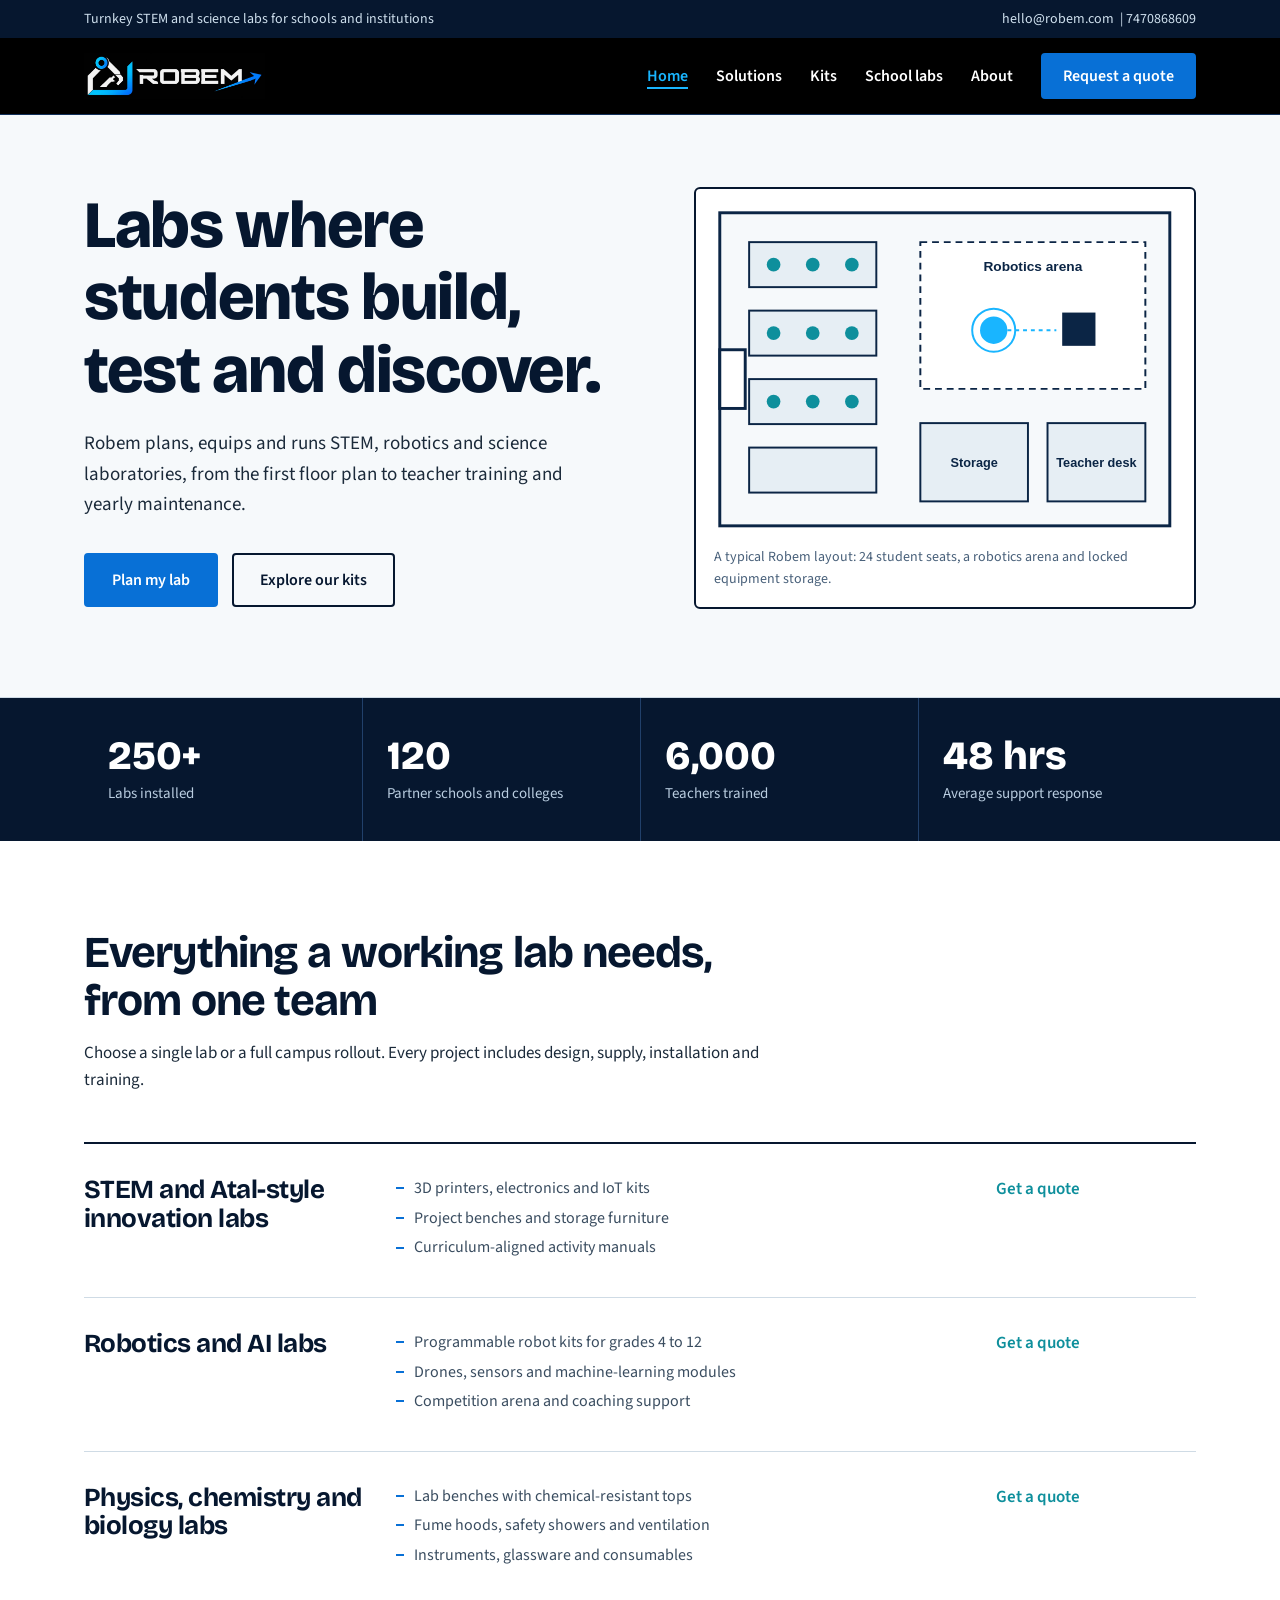
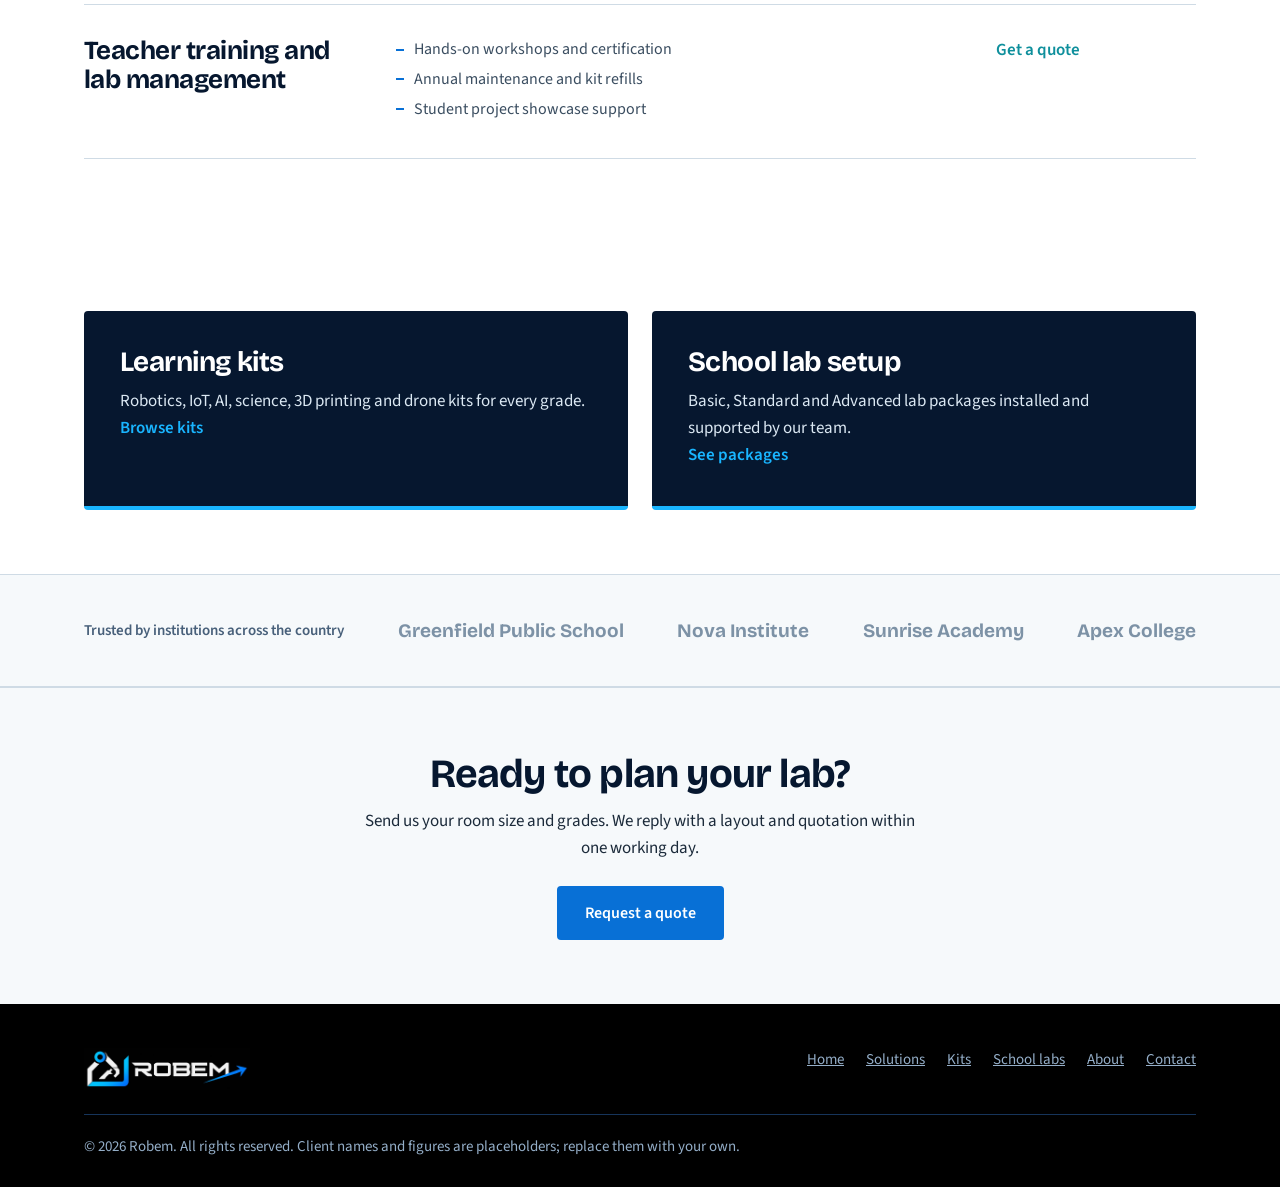
<file: index.html>
<!DOCTYPE html>
<html lang="en"><head><meta charset="UTF-8"><meta name="viewport" content="width=device-width, initial-scale=1">
<title>STEM Education and Laboratory Setup | Robem</title><meta name="description" content="Robem designs, equips and supports STEM, robotics and science laboratories for schools and institutions.">
<link rel="icon" href="logo.png">
<link rel="preconnect" href="https://fonts.googleapis.com"><link href="https://fonts.googleapis.com/css2?family=Bricolage+Grotesque:wght@500;700;800&family=Source+Sans+3:wght@400;600&display=swap" rel="stylesheet">
<link rel="stylesheet" href="style.css"></head><body>
<div class="topbar"><div class="wrap"><span>Turnkey STEM and science labs for schools and institutions</span><span>hello@robem.com &nbsp;|&nbsp;7470868609</span></div></div>
<header class="nav"><div class="wrap">
<a class="logo" href="index.html" aria-label="Robem home"><img src="logo.png" alt="Robem" style="height:46px;width:auto;display:block"></a>
<button class="menu-btn" aria-label="Open menu" onclick="document.getElementById('menu').classList.toggle('open')">&#9776;</button>
<nav aria-label="Main"><ul id="menu"><li><a href="index.html" class="on">Home</a></li><li><a href="solutions.html">Solutions</a></li><li><a href="kits.html">Kits</a></li><li><a href="school-labs.html">School labs</a></li><li><a href="about.html">About</a></li><li><a href="contact.html" class="btn" style="padding:10px 20px;color:#fff">Request a quote</a></li></ul></nav>
</div></header>
<main id="top"><section class="hero"><div class="wrap">
  <div>
    <h1>Labs where students build, test and discover.</h1>
    <p>Robem plans, equips and runs STEM, robotics and science laboratories, from the first floor plan to teacher training and yearly maintenance.</p>
    <div class="actions"><a class="btn" href="contact.html">Plan my lab</a><a class="btn ghost" href="kits.html">Explore our kits</a></div>
  </div>
  <figure class="plan">
    <svg viewBox="0 0 480 340" role="img" aria-label="Floor plan of a Robem STEM lab with workbenches, robotics arena and equipment storage">
      <rect x="10" y="10" width="460" height="320" fill="#F6F9FB" stroke="#0B2545" stroke-width="3"/>
      <rect x="10" y="150" width="26" height="60" fill="#fff" stroke="#0B2545" stroke-width="3"/>
      <g fill="#E6EEF4" stroke="#0B2545" stroke-width="2">
        <rect x="40" y="40" width="130" height="46"/><rect x="40" y="110" width="130" height="46"/><rect x="40" y="180" width="130" height="46"/>
        <rect x="40" y="250" width="130" height="46"/>
      </g>
      <g fill="#0E8F9C"><circle cx="65" cy="63" r="7"/><circle cx="105" cy="63" r="7"/><circle cx="145" cy="63" r="7"/><circle cx="65" cy="133" r="7"/><circle cx="105" cy="133" r="7"/><circle cx="145" cy="133" r="7"/><circle cx="65" cy="203" r="7"/><circle cx="105" cy="203" r="7"/><circle cx="145" cy="203" r="7"/></g>
      <rect x="215" y="40" width="230" height="150" fill="#fff" stroke="#0B2545" stroke-width="2" stroke-dasharray="7 5"/>
      <text x="330" y="70" text-anchor="middle" font-family="Arial" font-size="14" font-weight="700" fill="#0B2545">Robotics arena</text>
      <circle cx="290" cy="130" r="14" fill="#19B5FF"/><rect x="360" y="112" width="34" height="34" fill="#0B2545"/>
      <path d="M304 130h50" stroke="#19B5FF" stroke-width="2" stroke-dasharray="4 4"/>
      <circle class="blink" cx="290" cy="130" r="22" fill="none" stroke="#19B5FF" stroke-width="2"/>
      <rect x="215" y="225" width="110" height="80" fill="#E6EEF4" stroke="#0B2545" stroke-width="2"/>
      <text x="270" y="270" text-anchor="middle" font-family="Arial" font-size="13" font-weight="700" fill="#0B2545">Storage</text>
      <rect x="345" y="225" width="100" height="80" fill="#E6EEF4" stroke="#0B2545" stroke-width="2"/>
      <text x="395" y="270" text-anchor="middle" font-family="Arial" font-size="13" font-weight="700" fill="#0B2545">Teacher desk</text>
    </svg>
    <figcaption>A typical Robem layout: 24 student seats, a robotics arena and locked equipment storage.</figcaption>
  </figure>
</div></section><section class="stats" aria-label="Robem in numbers"><div class="wrap">
  <div class="stat"><b>250+</b><span>Labs installed</span></div>
  <div class="stat"><b>120</b><span>Partner schools and colleges</span></div>
  <div class="stat"><b>6,000</b><span>Teachers trained</span></div>
  <div class="stat"><b>48 hrs</b><span>Average support response</span></div>
</div></section><section id="solutions"><div class="wrap">
  <div class="head"><h2>Everything a working lab needs, from one team</h2><p>Choose a single lab or a full campus rollout. Every project includes design, supply, installation and training.</p></div>
  <div class="rows">
    <div class="row"><h3>STEM and Atal-style innovation labs</h3><ul><li>3D printers, electronics and IoT kits</li><li>Project benches and storage furniture</li><li>Curriculum-aligned activity manuals</li></ul><a href="contact.html">Get a quote</a></div>
    <div class="row"><h3>Robotics and AI labs</h3><ul><li>Programmable robot kits for grades 4 to 12</li><li>Drones, sensors and machine-learning modules</li><li>Competition arena and coaching support</li></ul><a href="contact.html">Get a quote</a></div>
    <div class="row"><h3>Physics, chemistry and biology labs</h3><ul><li>Lab benches with chemical-resistant tops</li><li>Fume hoods, safety showers and ventilation</li><li>Instruments, glassware and consumables</li></ul><a href="contact.html">Get a quote</a></div>
    <div class="row"><h3>Teacher training and lab management</h3><ul><li>Hands-on workshops and certification</li><li>Annual maintenance and kit refills</li><li>Student project showcase support</li></ul><a href="contact.html">Get a quote</a></div>
  </div>
</div></section><section style="padding:64px 0"><div class="wrap"><div class="two-up"><a href="kits.html"><h3>Learning kits</h3><p>Robotics, IoT, AI, science, 3D printing and drone kits for every grade.</p><span>Browse kits</span></a><a href="school-labs.html"><h3>School lab setup</h3><p>Basic, Standard and Advanced lab packages installed and supported by our team.</p><span>See packages</span></a></div></div></section><section class="partners" aria-label="Clients"><div class="wrap">
  <small>Trusted by institutions across the country</small>
  <span>Greenfield Public School</span><span>Nova Institute</span><span>Sunrise Academy</span><span>Apex College</span>
</div></section><section class="cta"><div class="wrap"><h2>Ready to plan your lab?</h2><p>Send us your room size and grades. We reply with a layout and quotation within one working day.</p><a class="btn" href="contact.html">Request a quote</a></div></section></main>
<footer><div class="wrap"><a class="logo" href="index.html"><img src="logo.png" alt="Robem" style="height:42px;width:auto"></a>
<ul><li><a href="index.html">Home</a></li><li><a href="solutions.html">Solutions</a></li><li><a href="kits.html">Kits</a></li><li><a href="school-labs.html">School labs</a></li><li><a href="about.html">About</a></li><li><a href="contact.html">Contact</a></li></ul>
<p class="copy">&copy; 2026 Robem. All rights reserved. Client names and figures are placeholders; replace them with your own.</p></div></footer>
</body></html>
</file>
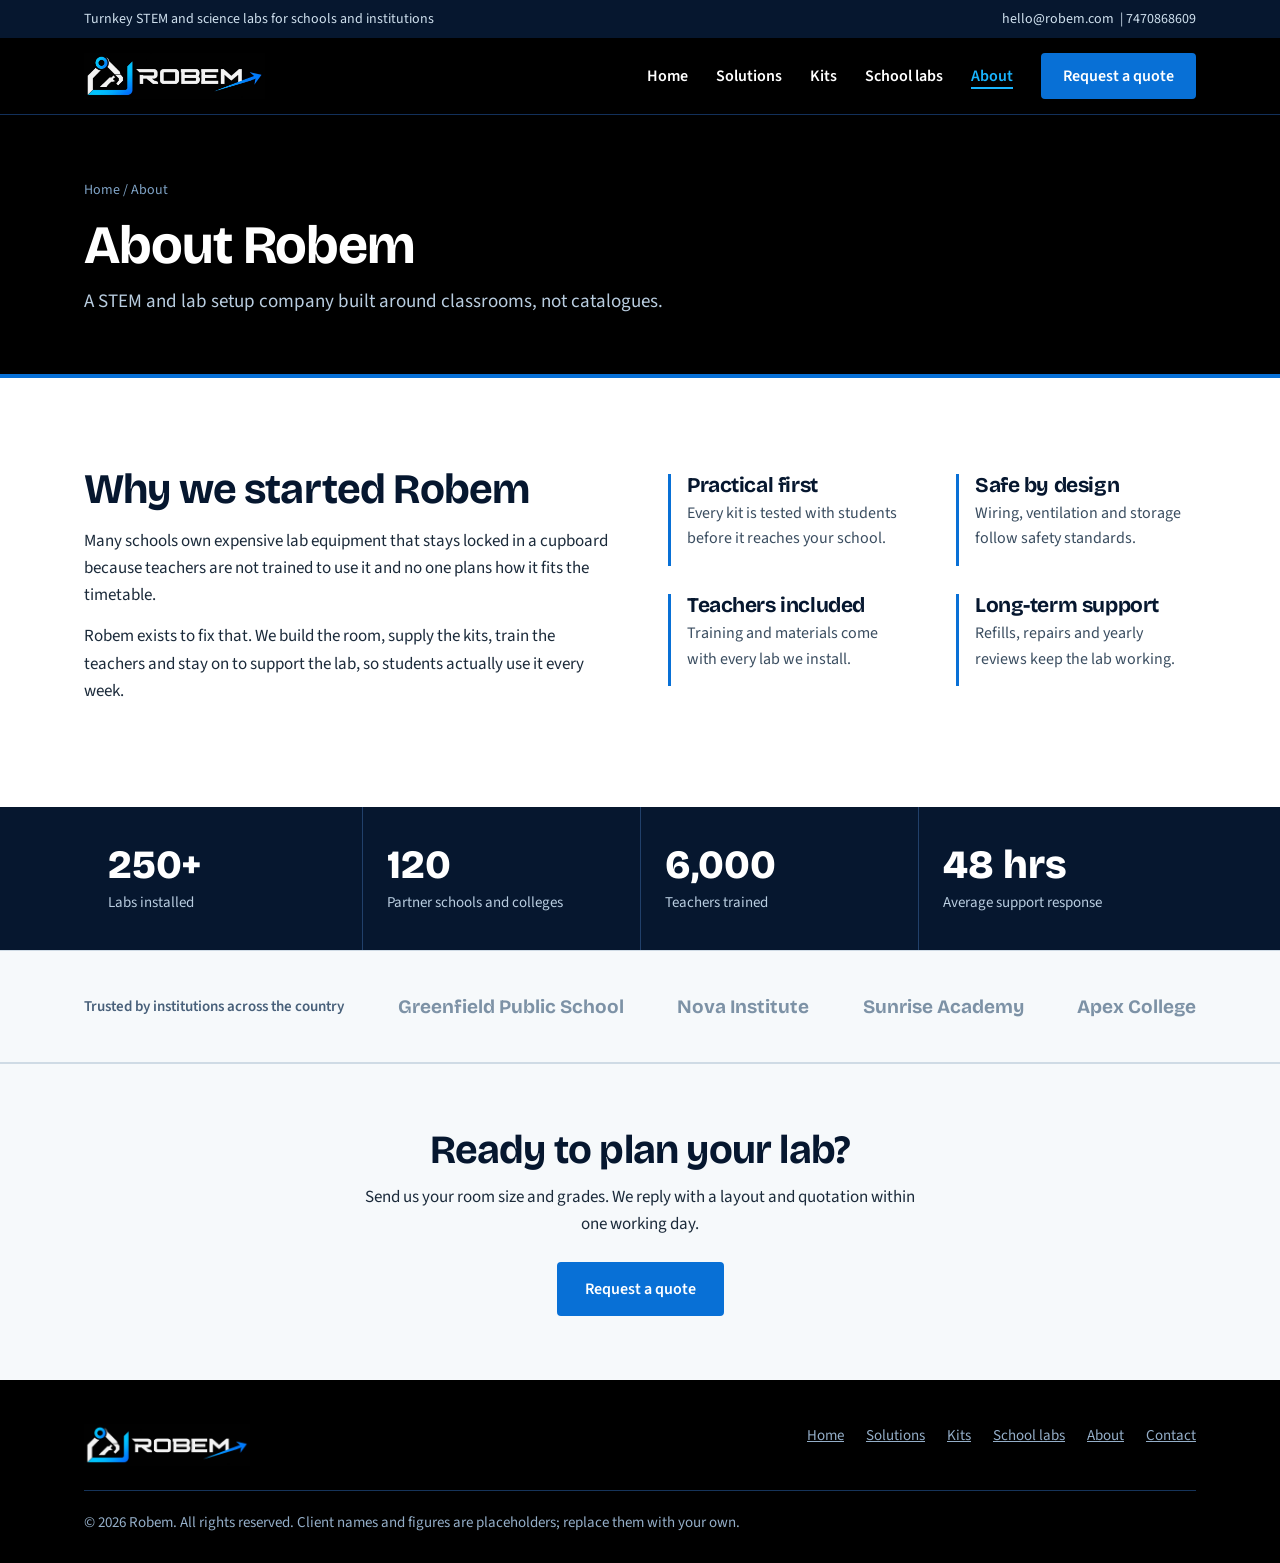
<file: about.html>
<!DOCTYPE html>
<html lang="en"><head><meta charset="UTF-8"><meta name="viewport" content="width=device-width, initial-scale=1">
<title>About | Robem</title><meta name="description" content="About Robem, a STEM education and laboratory setup company.">
<link rel="icon" href="logo.png">
<link rel="preconnect" href="https://fonts.googleapis.com"><link href="https://fonts.googleapis.com/css2?family=Bricolage+Grotesque:wght@500;700;800&family=Source+Sans+3:wght@400;600&display=swap" rel="stylesheet">
<link rel="stylesheet" href="style.css"></head><body>
<div class="topbar"><div class="wrap"><span>Turnkey STEM and science labs for schools and institutions</span><span>hello@robem.com &nbsp;|&nbsp;7470868609</span></div></div>
<header class="nav"><div class="wrap">
<a class="logo" href="index.html" aria-label="Robem home"><img src="logo.png" alt="Robem" style="height:46px;width:auto;display:block"></a>
<button class="menu-btn" aria-label="Open menu" onclick="document.getElementById('menu').classList.toggle('open')">&#9776;</button>
<nav aria-label="Main"><ul id="menu"><li><a href="index.html">Home</a></li><li><a href="solutions.html">Solutions</a></li><li><a href="kits.html">Kits</a></li><li><a href="school-labs.html">School labs</a></li><li><a href="about.html" class="on">About</a></li><li><a href="contact.html" class="btn" style="padding:10px 20px;color:#fff">Request a quote</a></li></ul></nav>
</div></header>
<main id="top"><section class="banner"><div class="wrap"><div class="crumb"><a href="index.html">Home</a> / About</div><h1>About Robem</h1><p>A STEM and lab setup company built around classrooms, not catalogues.</p></div></section><section><div class="wrap split"><div><h2>Why we started Robem</h2><p>Many schools own expensive lab equipment that stays locked in a cupboard because teachers are not trained to use it and no one plans how it fits the timetable.</p><p>Robem exists to fix that. We build the room, supply the kits, train the teachers and stay on to support the lab, so students actually use it every week.</p></div>
<div class="vals"><div><h3>Practical first</h3><p>Every kit is tested with students before it reaches your school.</p></div><div><h3>Safe by design</h3><p>Wiring, ventilation and storage follow safety standards.</p></div><div><h3>Teachers included</h3><p>Training and materials come with every lab we install.</p></div><div><h3>Long-term support</h3><p>Refills, repairs and yearly reviews keep the lab working.</p></div></div></div></section><section class="stats" aria-label="Robem in numbers"><div class="wrap">
  <div class="stat"><b>250+</b><span>Labs installed</span></div>
  <div class="stat"><b>120</b><span>Partner schools and colleges</span></div>
  <div class="stat"><b>6,000</b><span>Teachers trained</span></div>
  <div class="stat"><b>48 hrs</b><span>Average support response</span></div>
</div></section><section class="partners" aria-label="Clients"><div class="wrap">
  <small>Trusted by institutions across the country</small>
  <span>Greenfield Public School</span><span>Nova Institute</span><span>Sunrise Academy</span><span>Apex College</span>
</div></section><section class="cta"><div class="wrap"><h2>Ready to plan your lab?</h2><p>Send us your room size and grades. We reply with a layout and quotation within one working day.</p><a class="btn" href="contact.html">Request a quote</a></div></section></main>
<footer><div class="wrap"><a class="logo" href="index.html"><img src="logo.png" alt="Robem" style="height:42px;width:auto"></a>
<ul><li><a href="index.html">Home</a></li><li><a href="solutions.html">Solutions</a></li><li><a href="kits.html">Kits</a></li><li><a href="school-labs.html">School labs</a></li><li><a href="about.html">About</a></li><li><a href="contact.html">Contact</a></li></ul>
<p class="copy">&copy; 2026 Robem. All rights reserved. Client names and figures are placeholders; replace them with your own.</p></div></footer>
</body></html>
</file>
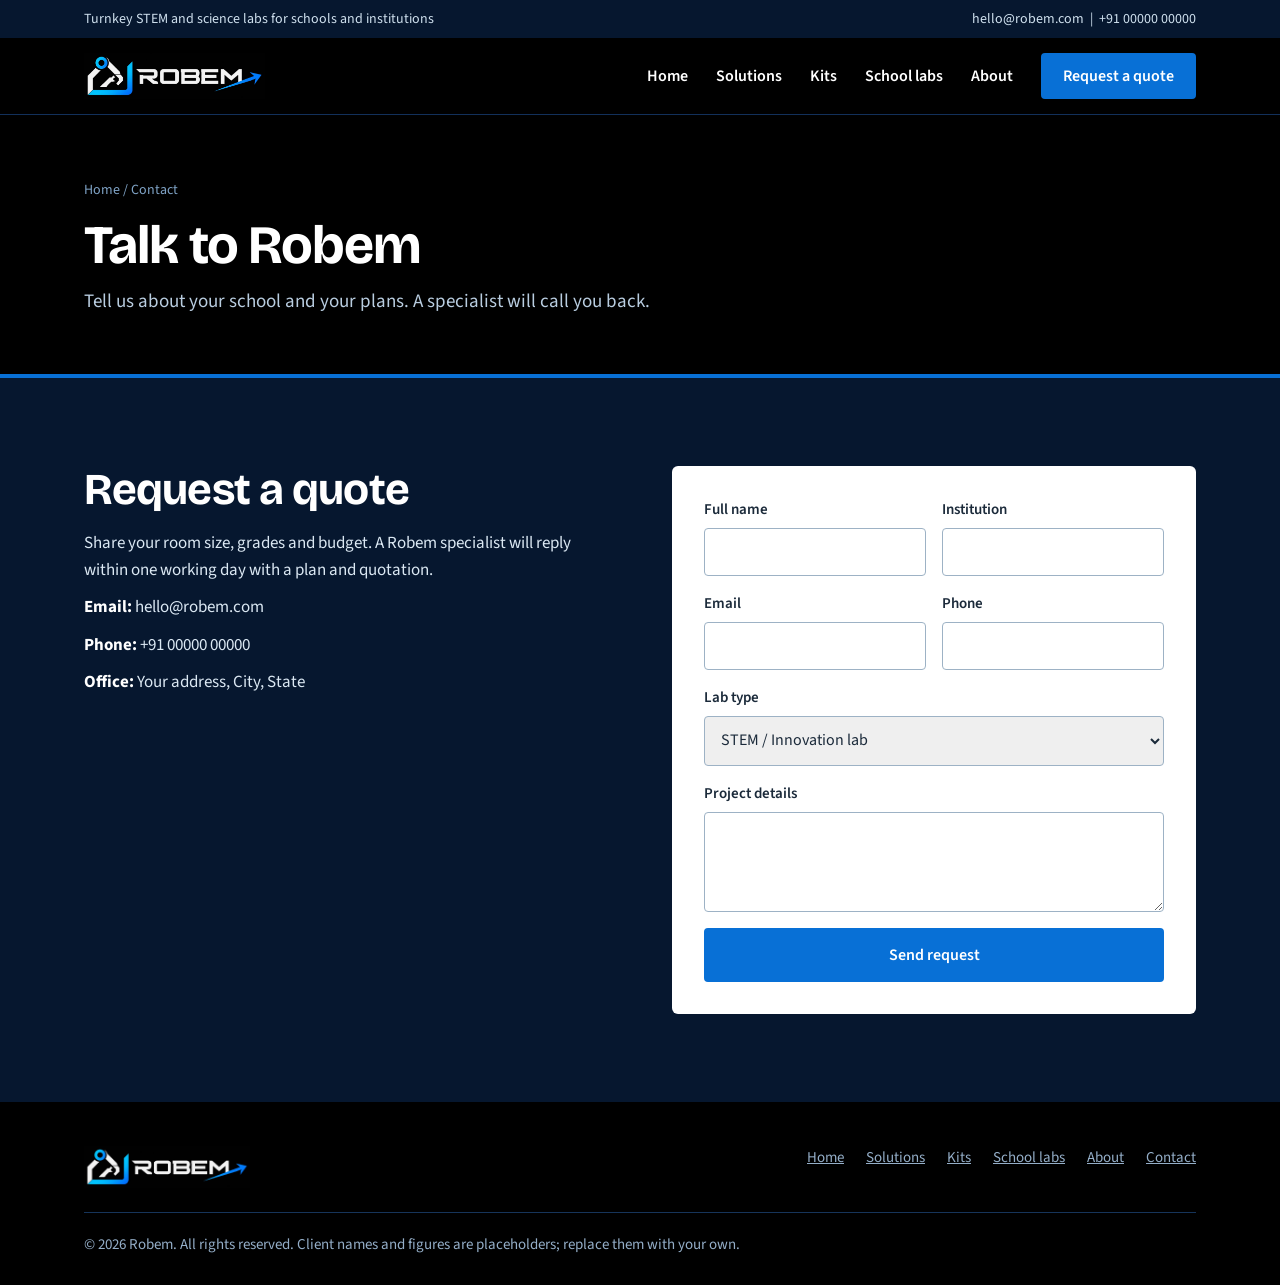
<file: contact.html>
<!DOCTYPE html>
<html lang="en"><head><meta charset="UTF-8"><meta name="viewport" content="width=device-width, initial-scale=1">
<title>Contact | Robem</title><meta name="description" content="Contact Robem to plan your STEM or science lab.">
<link rel="icon" href="logo.png">
<link rel="preconnect" href="https://fonts.googleapis.com"><link href="https://fonts.googleapis.com/css2?family=Bricolage+Grotesque:wght@500;700;800&family=Source+Sans+3:wght@400;600&display=swap" rel="stylesheet">
<link rel="stylesheet" href="style.css"></head><body>
<div class="topbar"><div class="wrap"><span>Turnkey STEM and science labs for schools and institutions</span><span>hello@robem.com &nbsp;|&nbsp; +91 00000 00000</span></div></div>
<header class="nav"><div class="wrap">
<a class="logo" href="index.html" aria-label="Robem home"><img src="logo.png" alt="Robem" style="height:46px;width:auto;display:block"></a>
<button class="menu-btn" aria-label="Open menu" onclick="document.getElementById('menu').classList.toggle('open')">&#9776;</button>
<nav aria-label="Main"><ul id="menu"><li><a href="index.html">Home</a></li><li><a href="solutions.html">Solutions</a></li><li><a href="kits.html">Kits</a></li><li><a href="school-labs.html">School labs</a></li><li><a href="about.html">About</a></li><li><a href="contact.html" class="btn" style="padding:10px 20px;color:#fff;box-shadow:none">Request a quote</a></li></ul></nav>
</div></header>
<main id="top"><section class="banner"><div class="wrap"><div class="crumb"><a href="index.html">Home</a> / Contact</div><h1>Talk to Robem</h1><p>Tell us about your school and your plans. A specialist will call you back.</p></div></section><section id="contact" class="contact"><div class="wrap split">
  <div class="info">
    <h2>Request a quote</h2>
    <p>Share your room size, grades and budget. A Robem specialist will reply within one working day with a plan and quotation.</p>
    <p><b>Email:</b> hello@robem.com</p>
    <p><b>Phone:</b> +91 00000 00000</p>
    <p><b>Office:</b> Your address, City, State</p>
  </div>
  <form onsubmit="event.preventDefault();this.reset();document.getElementById('ok').style.display='block'">
    <div class="two">
      <label>Full name<input required name="name" autocomplete="name"></label>
      <label>Institution<input required name="org" autocomplete="organization"></label>
    </div>
    <div class="two">
      <label>Email<input required type="email" name="email" autocomplete="email"></label>
      <label>Phone<input type="tel" name="phone" autocomplete="tel"></label>
    </div>
    <label>Lab type
      <select name="type"><option>STEM / Innovation lab</option><option>Robotics and AI lab</option><option>Science lab (Physics, Chemistry, Biology)</option><option>Learning kits only</option><option>Full school lab setup</option><option>Teacher training</option></select>
    </label>
    <label>Project details<textarea name="msg"></textarea></label>
    <button class="btn" type="submit">Send request</button>
    <p id="ok" role="status">Thank you. We have received your request and will reply within one working day.</p>
  </form>
</div></section></main>
<footer><div class="wrap"><a class="logo" href="index.html"><img src="logo.png" alt="Robem" style="height:42px;width:auto"></a>
<ul><li><a href="index.html">Home</a></li><li><a href="solutions.html">Solutions</a></li><li><a href="kits.html">Kits</a></li><li><a href="school-labs.html">School labs</a></li><li><a href="about.html">About</a></li><li><a href="contact.html">Contact</a></li></ul>
<p class="copy">&copy; 2026 Robem. All rights reserved. Client names and figures are placeholders; replace them with your own.</p></div></footer>
</body></html>
</file>
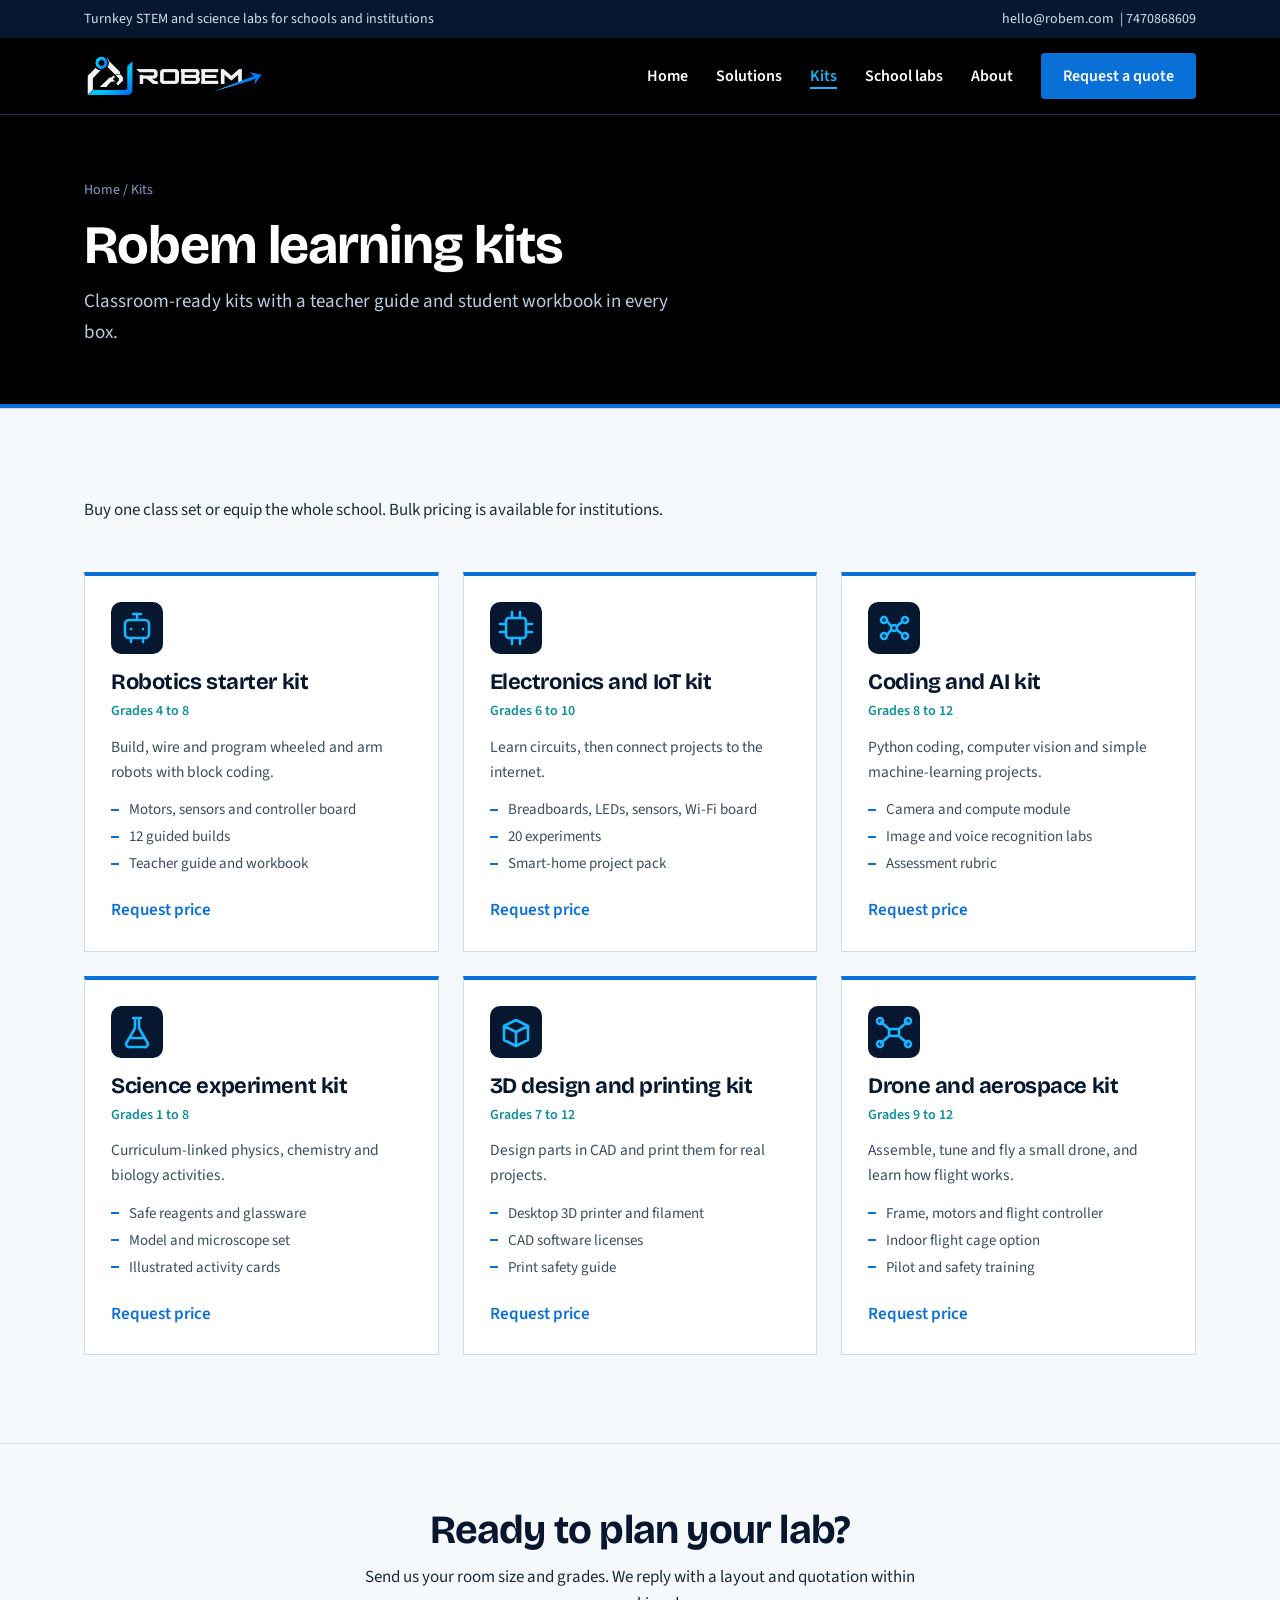
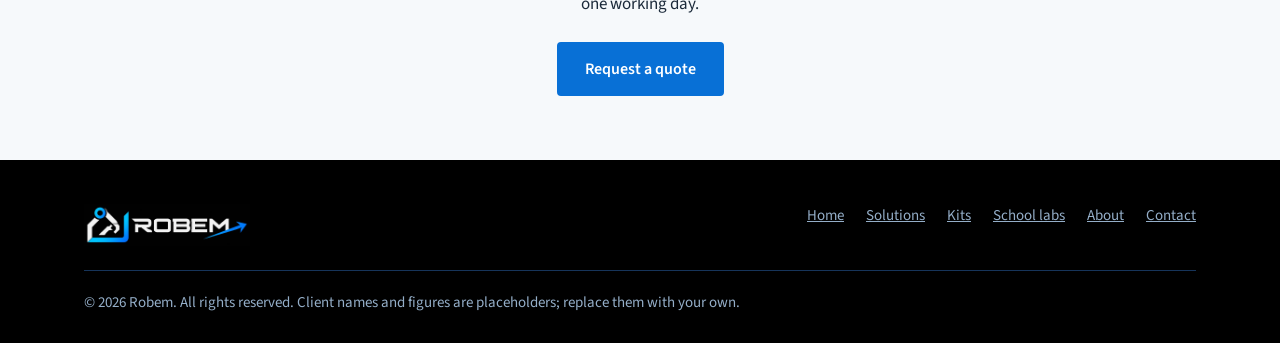
<file: kits.html>
<!DOCTYPE html>
<html lang="en"><head><meta charset="UTF-8"><meta name="viewport" content="width=device-width, initial-scale=1">
<title>Learning kits | Robem</title><meta name="description" content="Robotics, electronics, AI, science, 3D printing and drone kits for schools.">
<link rel="icon" href="logo.png">
<link rel="preconnect" href="https://fonts.googleapis.com"><link href="https://fonts.googleapis.com/css2?family=Bricolage+Grotesque:wght@500;700;800&family=Source+Sans+3:wght@400;600&display=swap" rel="stylesheet">
<link rel="stylesheet" href="style.css"></head><body>
<div class="topbar"><div class="wrap"><span>Turnkey STEM and science labs for schools and institutions</span><span>hello@robem.com &nbsp;|&nbsp;7470868609</span></div></div>
<header class="nav"><div class="wrap">
<a class="logo" href="index.html" aria-label="Robem home"><img src="logo.png" alt="Robem" style="height:46px;width:auto;display:block"></a>
<button class="menu-btn" aria-label="Open menu" onclick="document.getElementById('menu').classList.toggle('open')">&#9776;</button>
<nav aria-label="Main"><ul id="menu"><li><a href="index.html">Home</a></li><li><a href="solutions.html">Solutions</a></li><li><a href="kits.html" class="on">Kits</a></li><li><a href="school-labs.html">School labs</a></li><li><a href="about.html">About</a></li><li><a href="contact.html" class="btn" style="padding:10px 20px;color:#fff">Request a quote</a></li></ul></nav>
</div></header>
<main id="top"><section class="banner"><div class="wrap"><div class="crumb"><a href="index.html">Home</a> / Kits</div><h1>Robem learning kits</h1><p>Classroom-ready kits with a teacher guide and student workbook in every box.</p></div></section><section id="kits" class="kits"><div class="wrap">
  <div class="head"><p>Buy one class set or equip the whole school. Bulk pricing is available for institutions.</p></div>
  <div class="kitgrid"><div class="kit"><svg class="ico" viewBox="0 0 52 52" aria-hidden="true"><rect width="52" height="52" rx="10" fill="#06172F"/><g fill="none" stroke="#19B5FF" stroke-width="2.6" stroke-linecap="round" stroke-linejoin="round"><rect x="14" y="18" width="24" height="18" rx="4"/><path d="M26 18v-6M22 12h8M20 27h.1M32 27h.1M20 36v4M32 36v4"/></g></svg><h3>Robotics starter kit</h3><div class="tag">Grades 4 to 8</div><p>Build, wire and program wheeled and arm robots with block coding.</p><ul><li>Motors, sensors and controller board</li><li>12 guided builds</li><li>Teacher guide and workbook</li></ul><a href="contact.html">Request price</a></div><div class="kit"><svg class="ico" viewBox="0 0 52 52" aria-hidden="true"><rect width="52" height="52" rx="10" fill="#06172F"/><g fill="none" stroke="#19B5FF" stroke-width="2.6" stroke-linecap="round" stroke-linejoin="round"><rect x="16" y="16" width="20" height="20" rx="3"/><path d="M22 10v6M30 10v6M22 36v6M30 36v6M10 22h6M10 30h6M36 22h6M36 30h6"/></g></svg><h3>Electronics and IoT kit</h3><div class="tag">Grades 6 to 10</div><p>Learn circuits, then connect projects to the internet.</p><ul><li>Breadboards, LEDs, sensors, Wi-Fi board</li><li>20 experiments</li><li>Smart-home project pack</li></ul><a href="contact.html">Request price</a></div><div class="kit"><svg class="ico" viewBox="0 0 52 52" aria-hidden="true"><rect width="52" height="52" rx="10" fill="#06172F"/><g fill="none" stroke="#19B5FF" stroke-width="2.6" stroke-linecap="round" stroke-linejoin="round"><circle cx="16" cy="18" r="3"/><circle cx="16" cy="34" r="3"/><circle cx="26" cy="26" r="3"/><circle cx="37" cy="18" r="3"/><circle cx="37" cy="34" r="3"/><path d="M19 19l4 5M19 33l4-5M29 24l5-4M29 28l5 4"/></g></svg><h3>Coding and AI kit</h3><div class="tag">Grades 8 to 12</div><p>Python coding, computer vision and simple machine-learning projects.</p><ul><li>Camera and compute module</li><li>Image and voice recognition labs</li><li>Assessment rubric</li></ul><a href="contact.html">Request price</a></div><div class="kit"><svg class="ico" viewBox="0 0 52 52" aria-hidden="true"><rect width="52" height="52" rx="10" fill="#06172F"/><g fill="none" stroke="#19B5FF" stroke-width="2.6" stroke-linecap="round" stroke-linejoin="round"><path d="M22 12h8M24 12v10l-8 14a3 3 0 0 0 3 5h14a3 3 0 0 0 3-5l-8-14V12"/><path d="M20 32h12"/></g></svg><h3>Science experiment kit</h3><div class="tag">Grades 1 to 8</div><p>Curriculum-linked physics, chemistry and biology activities.</p><ul><li>Safe reagents and glassware</li><li>Model and microscope set</li><li>Illustrated activity cards</li></ul><a href="contact.html">Request price</a></div><div class="kit"><svg class="ico" viewBox="0 0 52 52" aria-hidden="true"><rect width="52" height="52" rx="10" fill="#06172F"/><g fill="none" stroke="#19B5FF" stroke-width="2.6" stroke-linecap="round" stroke-linejoin="round"><path d="M14 20l12-6 12 6v14l-12 6-12-6zM14 20l12 6 12-6M26 26v14"/></g></svg><h3>3D design and printing kit</h3><div class="tag">Grades 7 to 12</div><p>Design parts in CAD and print them for real projects.</p><ul><li>Desktop 3D printer and filament</li><li>CAD software licenses</li><li>Print safety guide</li></ul><a href="contact.html">Request price</a></div><div class="kit"><svg class="ico" viewBox="0 0 52 52" aria-hidden="true"><rect width="52" height="52" rx="10" fill="#06172F"/><g fill="none" stroke="#19B5FF" stroke-width="2.6" stroke-linecap="round" stroke-linejoin="round"><rect x="21" y="23" width="10" height="7" rx="2"/><path d="M21 23l-8-7M31 23l8-7M21 30l-8 7M31 30l8 7"/><circle cx="12" cy="15" r="3"/><circle cx="40" cy="15" r="3"/><circle cx="12" cy="38" r="3"/><circle cx="40" cy="38" r="3"/></g></svg><h3>Drone and aerospace kit</h3><div class="tag">Grades 9 to 12</div><p>Assemble, tune and fly a small drone, and learn how flight works.</p><ul><li>Frame, motors and flight controller</li><li>Indoor flight cage option</li><li>Pilot and safety training</li></ul><a href="contact.html">Request price</a></div></div>
</div></section><section class="cta"><div class="wrap"><h2>Ready to plan your lab?</h2><p>Send us your room size and grades. We reply with a layout and quotation within one working day.</p><a class="btn" href="contact.html">Request a quote</a></div></section></main>
<footer><div class="wrap"><a class="logo" href="index.html"><img src="logo.png" alt="Robem" style="height:42px;width:auto"></a>
<ul><li><a href="index.html">Home</a></li><li><a href="solutions.html">Solutions</a></li><li><a href="kits.html">Kits</a></li><li><a href="school-labs.html">School labs</a></li><li><a href="about.html">About</a></li><li><a href="contact.html">Contact</a></li></ul>
<p class="copy">&copy; 2026 Robem. All rights reserved. Client names and figures are placeholders; replace them with your own.</p></div></footer>
</body></html>
</file>
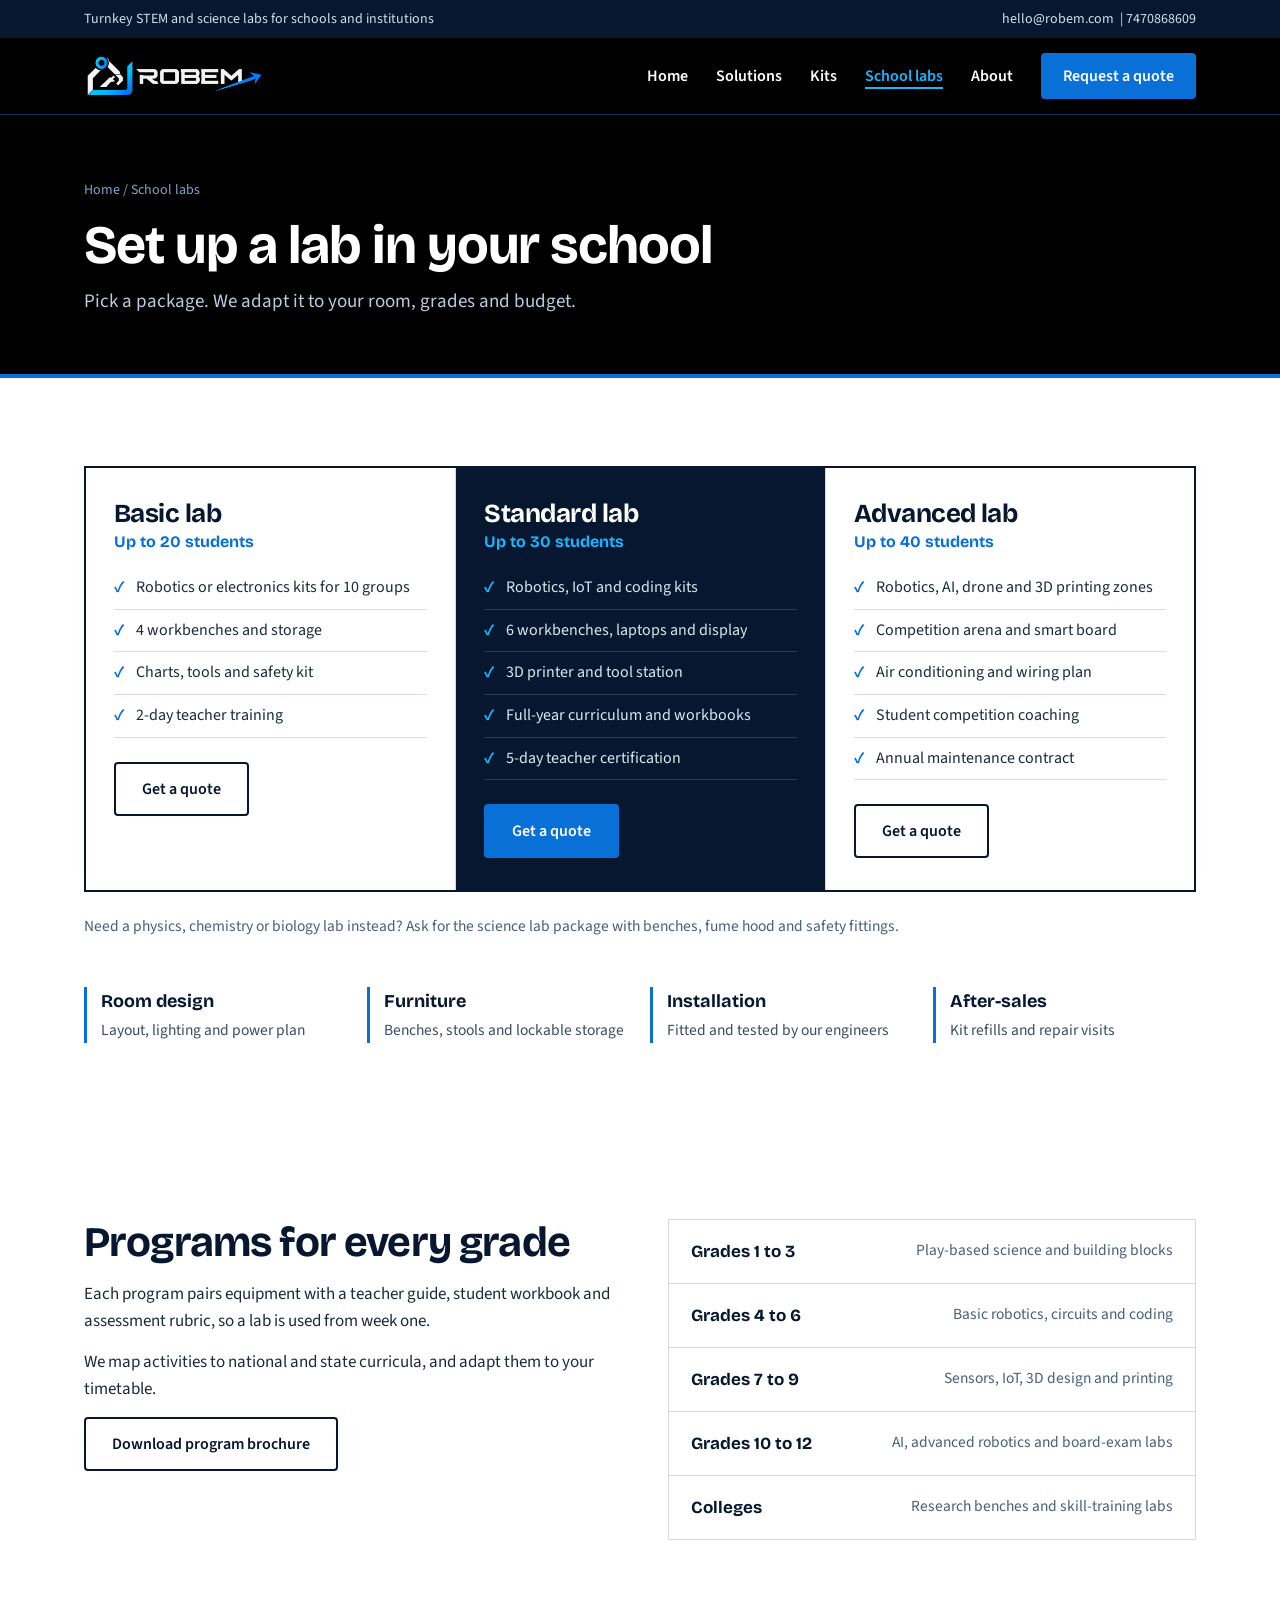
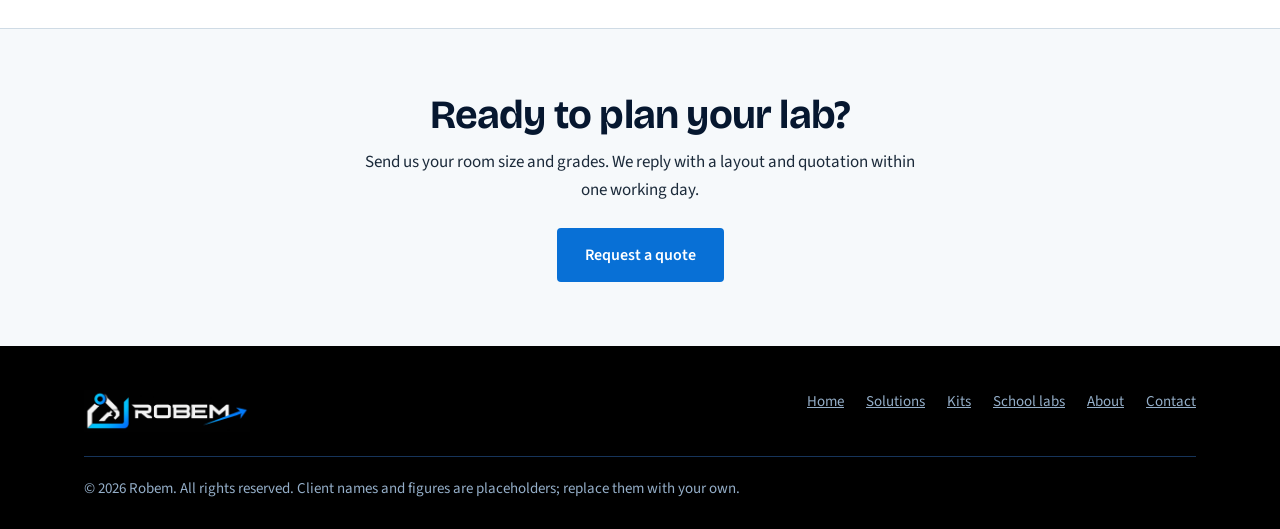
<file: school-labs.html>
<!DOCTYPE html>
<html lang="en"><head><meta charset="UTF-8"><meta name="viewport" content="width=device-width, initial-scale=1">
<title>School lab setup | Robem</title><meta name="description" content="Set up a STEM or science lab in your school with Robem lab packages.">
<link rel="icon" href="logo.png">
<link rel="preconnect" href="https://fonts.googleapis.com"><link href="https://fonts.googleapis.com/css2?family=Bricolage+Grotesque:wght@500;700;800&family=Source+Sans+3:wght@400;600&display=swap" rel="stylesheet">
<link rel="stylesheet" href="style.css"></head><body>
<div class="topbar"><div class="wrap"><span>Turnkey STEM and science labs for schools and institutions</span><span>hello@robem.com &nbsp;|&nbsp;7470868609</span></div></div>
<header class="nav"><div class="wrap">
<a class="logo" href="index.html" aria-label="Robem home"><img src="logo.png" alt="Robem" style="height:46px;width:auto;display:block"></a>
<button class="menu-btn" aria-label="Open menu" onclick="document.getElementById('menu').classList.toggle('open')">&#9776;</button>
<nav aria-label="Main"><ul id="menu"><li><a href="index.html">Home</a></li><li><a href="solutions.html">Solutions</a></li><li><a href="kits.html">Kits</a></li><li><a href="school-labs.html" class="on">School labs</a></li><li><a href="about.html">About</a></li><li><a href="contact.html" class="btn" style="padding:10px 20px;color:#fff">Request a quote</a></li></ul></nav>
</div></header>
<main id="top"><section class="banner"><div class="wrap"><div class="crumb"><a href="index.html">Home</a> / School labs</div><h1>Set up a lab in your school</h1><p>Pick a package. We adapt it to your room, grades and budget.</p></div></section><section id="school-labs"><div class="wrap">
  
  <div class="pk">
    <div class="pkg"><h3>Basic lab</h3><div class="price">Up to 20 students</div><ul><li>Robotics or electronics kits for 10 groups</li><li>4 workbenches and storage</li><li>Charts, tools and safety kit</li><li>2-day teacher training</li></ul><a class="btn ghost" href="contact.html">Get a quote</a></div>
    <div class="pkg best"><h3>Standard lab</h3><div class="price">Up to 30 students</div><ul><li>Robotics, IoT and coding kits</li><li>6 workbenches, laptops and display</li><li>3D printer and tool station</li><li>Full-year curriculum and workbooks</li><li>5-day teacher certification</li></ul><a class="btn" href="contact.html">Get a quote</a></div>
    <div class="pkg"><h3>Advanced lab</h3><div class="price">Up to 40 students</div><ul><li>Robotics, AI, drone and 3D printing zones</li><li>Competition arena and smart board</li><li>Air conditioning and wiring plan</li><li>Student competition coaching</li><li>Annual maintenance contract</li></ul><a class="btn ghost" href="contact.html">Get a quote</a></div>
  </div>
  <p class="note">Need a physics, chemistry or biology lab instead? Ask for the science lab package with benches, fume hood and safety fittings.</p>
  <div class="inc">
    <div><b>Room design</b>Layout, lighting and power plan</div>
    <div><b>Furniture</b>Benches, stools and lockable storage</div>
    <div><b>Installation</b>Fitted and tested by our engineers</div>
    <div><b>After-sales</b>Kit refills and repair visits</div>
  </div>
</div></section><section id="programs"><div class="wrap split">
  <div>
    <h2>Programs for every grade</h2>
    <p>Each program pairs equipment with a teacher guide, student workbook and assessment rubric, so a lab is used from week one.</p>
    <p>We map activities to national and state curricula, and adapt them to your timetable.</p>
    <p><a class="btn ghost" href="contact.html">Download program brochure</a></p>
  </div>
  <div class="grades">
    <div class="grade"><b>Grades 1 to 3</b><span>Play-based science and building blocks</span></div>
    <div class="grade"><b>Grades 4 to 6</b><span>Basic robotics, circuits and coding</span></div>
    <div class="grade"><b>Grades 7 to 9</b><span>Sensors, IoT, 3D design and printing</span></div>
    <div class="grade"><b>Grades 10 to 12</b><span>AI, advanced robotics and board-exam labs</span></div>
    <div class="grade"><b>Colleges</b><span>Research benches and skill-training labs</span></div>
  </div>
</div></section><section class="cta"><div class="wrap"><h2>Ready to plan your lab?</h2><p>Send us your room size and grades. We reply with a layout and quotation within one working day.</p><a class="btn" href="contact.html">Request a quote</a></div></section></main>
<footer><div class="wrap"><a class="logo" href="index.html"><img src="logo.png" alt="Robem" style="height:42px;width:auto"></a>
<ul><li><a href="index.html">Home</a></li><li><a href="solutions.html">Solutions</a></li><li><a href="kits.html">Kits</a></li><li><a href="school-labs.html">School labs</a></li><li><a href="about.html">About</a></li><li><a href="contact.html">Contact</a></li></ul>
<p class="copy">&copy; 2026 Robem. All rights reserved. Client names and figures are placeholders; replace them with your own.</p></div></footer>
</body></html>
</file>
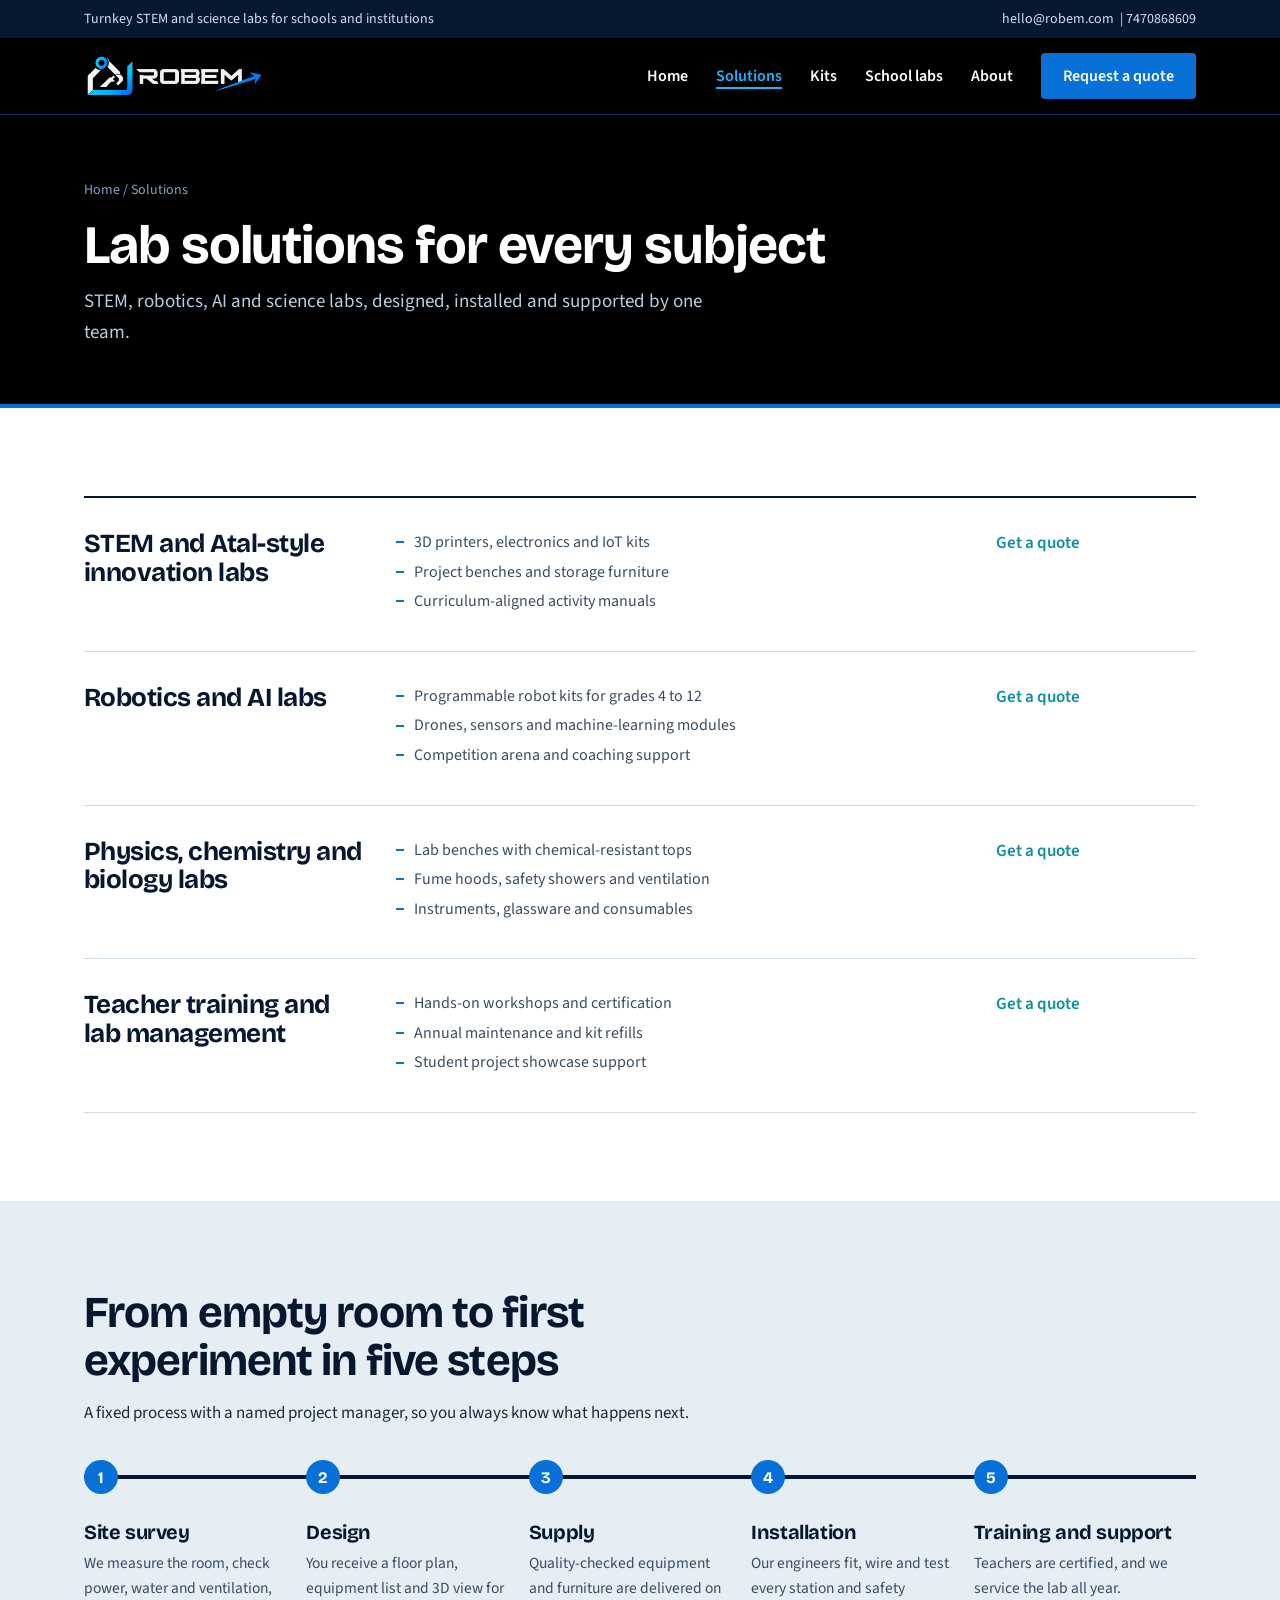
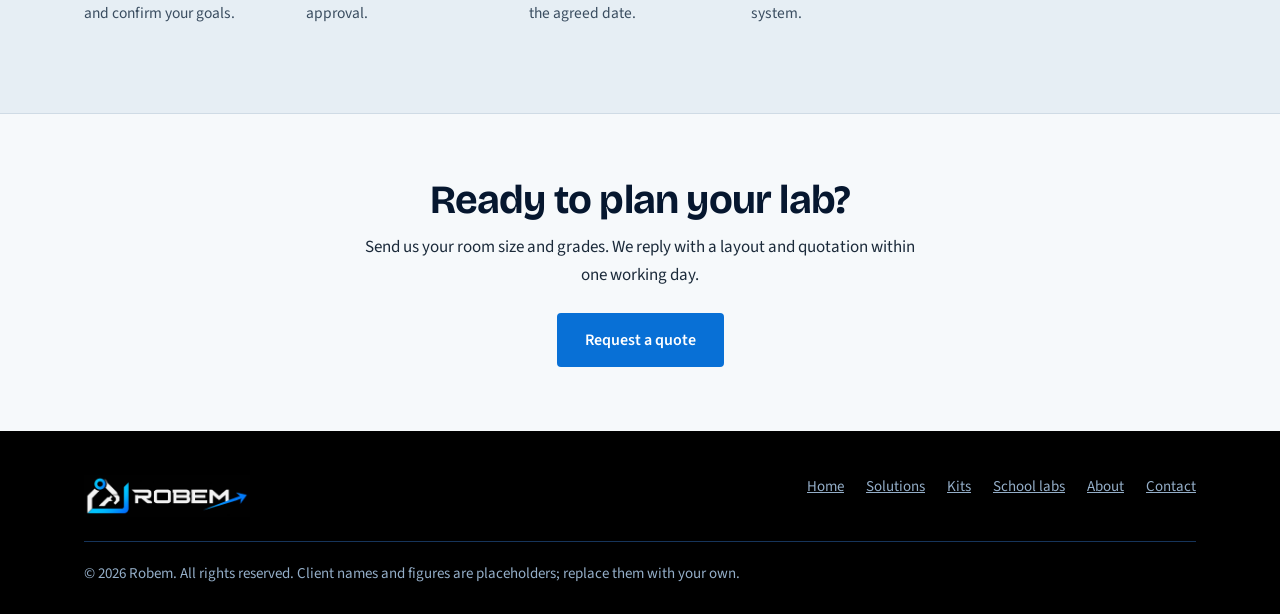
<file: solutions.html>
<!DOCTYPE html>
<html lang="en"><head><meta charset="UTF-8"><meta name="viewport" content="width=device-width, initial-scale=1">
<title>Solutions | Robem</title><meta name="description" content="STEM, robotics, AI and science lab solutions from Robem.">
<link rel="icon" href="logo.png">
<link rel="preconnect" href="https://fonts.googleapis.com"><link href="https://fonts.googleapis.com/css2?family=Bricolage+Grotesque:wght@500;700;800&family=Source+Sans+3:wght@400;600&display=swap" rel="stylesheet">
<link rel="stylesheet" href="style.css"></head><body>
<div class="topbar"><div class="wrap"><span>Turnkey STEM and science labs for schools and institutions</span><span>hello@robem.com &nbsp;|&nbsp;7470868609</span></div></div>
<header class="nav"><div class="wrap">
<a class="logo" href="index.html" aria-label="Robem home"><img src="logo.png" alt="Robem" style="height:46px;width:auto;display:block"></a>
<button class="menu-btn" aria-label="Open menu" onclick="document.getElementById('menu').classList.toggle('open')">&#9776;</button>
<nav aria-label="Main"><ul id="menu"><li><a href="index.html">Home</a></li><li><a href="solutions.html" class="on">Solutions</a></li><li><a href="kits.html">Kits</a></li><li><a href="school-labs.html">School labs</a></li><li><a href="about.html">About</a></li><li><a href="contact.html" class="btn" style="padding:10px 20px;color:#fff">Request a quote</a></li></ul></nav>
</div></header>
<main id="top"><section class="banner"><div class="wrap"><div class="crumb"><a href="index.html">Home</a> / Solutions</div><h1>Lab solutions for every subject</h1><p>STEM, robotics, AI and science labs, designed, installed and supported by one team.</p></div></section><section id="solutions"><div class="wrap">
  
  <div class="rows">
    <div class="row"><h3>STEM and Atal-style innovation labs</h3><ul><li>3D printers, electronics and IoT kits</li><li>Project benches and storage furniture</li><li>Curriculum-aligned activity manuals</li></ul><a href="contact.html">Get a quote</a></div>
    <div class="row"><h3>Robotics and AI labs</h3><ul><li>Programmable robot kits for grades 4 to 12</li><li>Drones, sensors and machine-learning modules</li><li>Competition arena and coaching support</li></ul><a href="contact.html">Get a quote</a></div>
    <div class="row"><h3>Physics, chemistry and biology labs</h3><ul><li>Lab benches with chemical-resistant tops</li><li>Fume hoods, safety showers and ventilation</li><li>Instruments, glassware and consumables</li></ul><a href="contact.html">Get a quote</a></div>
    <div class="row"><h3>Teacher training and lab management</h3><ul><li>Hands-on workshops and certification</li><li>Annual maintenance and kit refills</li><li>Student project showcase support</li></ul><a href="contact.html">Get a quote</a></div>
  </div>
</div></section><section id="process" class="process"><div class="wrap">
  <div class="head"><h2>From empty room to first experiment in five steps</h2><p>A fixed process with a named project manager, so you always know what happens next.</p></div>
  <div class="steps">
    <div class="step"><h3>Site survey</h3><p>We measure the room, check power, water and ventilation, and confirm your goals.</p></div>
    <div class="step"><h3>Design</h3><p>You receive a floor plan, equipment list and 3D view for approval.</p></div>
    <div class="step"><h3>Supply</h3><p>Quality-checked equipment and furniture are delivered on the agreed date.</p></div>
    <div class="step"><h3>Installation</h3><p>Our engineers fit, wire and test every station and safety system.</p></div>
    <div class="step"><h3>Training and support</h3><p>Teachers are certified, and we service the lab all year.</p></div>
  </div>
</div></section><section class="cta"><div class="wrap"><h2>Ready to plan your lab?</h2><p>Send us your room size and grades. We reply with a layout and quotation within one working day.</p><a class="btn" href="contact.html">Request a quote</a></div></section></main>
<footer><div class="wrap"><a class="logo" href="index.html"><img src="logo.png" alt="Robem" style="height:42px;width:auto"></a>
<ul><li><a href="index.html">Home</a></li><li><a href="solutions.html">Solutions</a></li><li><a href="kits.html">Kits</a></li><li><a href="school-labs.html">School labs</a></li><li><a href="about.html">About</a></li><li><a href="contact.html">Contact</a></li></ul>
<p class="copy">&copy; 2026 Robem. All rights reserved. Client names and figures are placeholders; replace them with your own.</p></div></footer>
</body></html>
</file>
<file: style.css>
:root{
  --navy:#06172F; --ink:#1B2A3A; --paper:#F6F9FB; --mist:#E6EEF4; --line:#CFDBE5;
  --teal:#0E8F9C; --orange:#0870D6; --white:#fff;
  --head:'Bricolage Grotesque','Segoe UI',Arial,sans-serif;
  --body:'Source Sans 3','Segoe UI',Arial,sans-serif;
}
*{box-sizing:border-box;margin:0;padding:0}
html{scroll-behavior:smooth}
body{font-family:var(--body);color:var(--ink);background:var(--white);line-height:1.6;font-size:17px}
h1,h2,h3{font-family:var(--head);color:var(--navy);line-height:1.1;letter-spacing:-.02em}
a{color:inherit}
:focus-visible{outline:3px solid var(--orange);outline-offset:3px}
.wrap{max-width:1160px;margin:0 auto;padding:0 24px}
section{padding:88px 0}
.btn{display:inline-block;padding:14px 26px;border-radius:4px;font-weight:600;text-decoration:none;border:2px solid var(--orange);background:var(--orange);color:#fff;cursor:pointer;font:600 16px var(--body);transition:background .2s}
.btn:hover{background:#065bb0;border-color:#065bb0}
.btn.ghost{background:transparent;color:var(--navy);border-color:var(--navy)}
.btn.ghost:hover{background:var(--navy);color:#fff}

/* header */
.topbar{background:var(--navy);color:#cfe0ee;font-size:14px}
.topbar .wrap{display:flex;justify-content:space-between;gap:16px;padding-top:8px;padding-bottom:8px;flex-wrap:wrap}
header.nav{position:sticky;top:0;background:#000;border-bottom:1px solid #12305a;z-index:10}
header.nav nav a{color:#fff}header.nav nav a:hover{color:#19B5FF}
.menu-btn{color:#fff!important}
header.nav .wrap{display:flex;align-items:center;justify-content:space-between;height:76px}
.logo{display:flex;align-items:center;gap:10px;text-decoration:none;font:800 26px var(--head);color:var(--navy);letter-spacing:-.03em}
.logo svg{width:38px;height:38px}
nav ul{display:flex;gap:28px;list-style:none;align-items:center}
nav a{text-decoration:none;font-weight:600;font-size:16px}
nav a:hover{color:var(--teal)}
.menu-btn{display:none;background:none;border:0;font-size:28px;color:var(--navy);cursor:pointer}

/* hero */
.hero{background:var(--paper);padding:72px 0 88px;border-bottom:1px solid var(--line)}
.hero .wrap{display:grid;grid-template-columns:1.05fr .95fr;gap:56px;align-items:center}
.hero h1{font-size:clamp(38px,5.4vw,66px);font-weight:800;margin-bottom:22px}
.hero p{font-size:19px;max-width:520px;margin-bottom:32px}
.hero .actions{display:flex;gap:14px;flex-wrap:wrap}
.plan{background:var(--white);border:2px solid var(--navy);border-radius:6px;padding:14px}
.plan figcaption{font-size:14px;padding:10px 4px 2px;color:#48607a}
.plan svg{width:100%;height:auto;display:block}
.blink{animation:pulse 2.4s ease-in-out infinite}
@keyframes pulse{50%{opacity:.25}}

/* stats */
.stats{padding:0;background:var(--navy);color:#fff}
.stats .wrap{display:grid;grid-template-columns:repeat(4,1fr)}
.stat{padding:34px 24px;border-left:1px solid #21406a}
.stat:first-child{border-left:0}
.stat b{display:block;font:800 40px var(--head);color:#fff}
.stat span{font-size:15px;color:#b9cde0}

/* solutions */
.head{max-width:680px;margin-bottom:48px}
.head h2{font-size:clamp(30px,4vw,44px);margin-bottom:14px}
.rows{border-top:2px solid var(--navy)}
.row{display:grid;grid-template-columns:280px 1fr 200px;gap:32px;padding:32px 0;border-bottom:1px solid var(--line);align-items:start}
.row h3{font-size:26px}
.row ul{list-style:none;color:#3a4d60;font-size:16px}
.row li{padding-left:18px;position:relative;margin-bottom:4px}
.row li::before{content:"";position:absolute;left:0;top:.7em;width:8px;height:2px;background:var(--orange)}
.row a{font-weight:600;color:var(--teal);text-decoration:none}
.row a:hover{text-decoration:underline}

/* process */
.process{background:var(--mist)}
.steps{display:grid;grid-template-columns:repeat(5,1fr);gap:0;counter-reset:s;border-top:4px solid var(--navy)}
.step{padding:28px 20px 0 0;position:relative}
.step::before{counter-increment:s;content:counter(s);position:absolute;top:-19px;left:0;width:34px;height:34px;border-radius:50%;background:var(--orange);color:#fff;font:700 16px var(--head);display:grid;place-items:center}
.step h3{font-size:20px;margin:14px 0 8px}
.step p{font-size:15.5px;color:#3a4d60}

/* audiences */
.split{display:grid;grid-template-columns:1fr 1fr;gap:56px;align-items:start}
.grades{display:grid;gap:0;border:1px solid var(--line)}
.grade{display:flex;justify-content:space-between;gap:16px;padding:18px 22px;border-bottom:1px solid var(--line)}
.grade:last-child{border-bottom:0}
.grade b{font-family:var(--head);color:var(--navy)}
.grade span{color:#48607a;text-align:right;font-size:15.5px}
.split h2{font-size:clamp(30px,4vw,42px);margin-bottom:16px}
.split p{margin-bottom:14px}

/* partners */
.partners{padding:44px 0;border-top:1px solid var(--line);border-bottom:1px solid var(--line);background:var(--paper)}
.partners .wrap{display:flex;flex-wrap:wrap;gap:12px 44px;justify-content:space-between;align-items:center;font:700 19px var(--head);color:#7d92a6}
.partners small{font:600 15px var(--body);color:#48607a}

/* contact */
.contact{background:var(--navy);color:#dbe8f3}
.contact h2{color:#fff;font-size:clamp(30px,4vw,44px);margin-bottom:16px}
.contact .split{gap:64px}
.info p{margin-bottom:10px}
.info b{color:#fff}
form{background:#fff;color:var(--ink);padding:32px;border-radius:6px;display:grid;gap:16px}
label{font-weight:600;font-size:15px;display:grid;gap:6px}
input,select,textarea{font:400 16px var(--body);padding:12px;border:1px solid #9db2c5;border-radius:4px;width:100%;color:var(--ink)}
textarea{min-height:100px;resize:vertical}
.two{display:grid;grid-template-columns:1fr 1fr;gap:16px}
#ok{display:none;color:#0a6b3a;font-weight:600}

footer{background:#000;color:#94aec8;padding:44px 0 28px;font-size:15px}
footer .wrap{display:flex;justify-content:space-between;flex-wrap:wrap;gap:24px}
footer .logo{color:#fff}
footer ul{list-style:none;display:flex;gap:22px;flex-wrap:wrap}
footer .copy{width:100%;border-top:1px solid #16345a;padding-top:20px}


/* kits */
.kits{background:var(--paper);border-top:1px solid var(--line)}
.kitgrid{display:grid;grid-template-columns:repeat(3,1fr);gap:24px}
.kit{background:#fff;border:1px solid var(--line);border-top:4px solid var(--orange);padding:26px;display:flex;flex-direction:column}
.kit .ico{width:52px;height:52px;margin-bottom:16px}
.kit h3{font-size:22px;margin-bottom:6px}
.kit .tag{font-size:14px;font-weight:600;color:var(--teal);margin-bottom:12px}
.kit p{font-size:15.5px;color:#3a4d60;margin-bottom:14px}
.kit ul{list-style:none;font-size:15px;color:#3a4d60;margin-bottom:18px}
.kit li{padding-left:18px;position:relative;margin-bottom:3px}
.kit li::before{content:"";position:absolute;left:0;top:.7em;width:8px;height:2px;background:var(--orange)}
.kit a{margin-top:auto;font-weight:600;color:var(--orange);text-decoration:none}
.kit a:hover{text-decoration:underline}
/* school lab packages */
.pk{display:grid;grid-template-columns:repeat(3,1fr);gap:0;border:2px solid var(--navy)}
.pkg{padding:32px 28px;border-left:1px solid var(--line)}
.pkg:first-child{border-left:0}
.pkg.best{background:var(--navy);color:#dbe8f3}
.pkg.best h3,.pkg.best .price{color:#fff}
.pkg h3{font-size:26px;margin-bottom:4px}
.pkg .price{font:700 16px var(--head);color:var(--orange);margin-bottom:16px}
.pkg.best .price{color:#19B5FF}
.pkg ul{list-style:none;margin-bottom:24px;font-size:16px}
.pkg li{padding:8px 0 8px 22px;border-bottom:1px solid rgba(120,150,180,.3);position:relative}
.pkg li::before{content:"\2713";position:absolute;left:0;color:var(--orange);font-weight:700}
.pkg.best li::before{color:#19B5FF}
.note{margin-top:22px;font-size:15.5px;color:#48607a}
.inc{display:grid;grid-template-columns:repeat(4,1fr);gap:20px;margin-top:48px}
.inc div{border-left:3px solid var(--orange);padding-left:14px;font-size:15.5px;color:#3a4d60}
.inc b{display:block;font-family:var(--head);color:var(--navy);font-size:18px;margin-bottom:2px}
@media(max-width:920px){.kitgrid,.pk,.inc{grid-template-columns:1fr}.pkg{border-left:0;border-top:1px solid var(--line)}.pkg:first-child{border-top:0}.inc{grid-template-columns:1fr 1fr}}
@media(max-width:560px){.inc{grid-template-columns:1fr}}
@media(max-width:920px){
  .hero .wrap,.split{grid-template-columns:1fr}
  .row{grid-template-columns:1fr;gap:12px}
  .steps{grid-template-columns:1fr 1fr;row-gap:44px}
  .stats .wrap{grid-template-columns:1fr 1fr}
  .stat:nth-child(3){border-left:0}
  .menu-btn{display:block}
  nav ul{display:none;position:absolute;top:76px;left:0;right:0;background:#000;flex-direction:column;align-items:flex-start;padding:20px 24px;border-bottom:1px solid #12305a;gap:16px}
  nav ul.open{display:flex}
  section{padding:64px 0}
}
@media(max-width:560px){.steps,.two{grid-template-columns:1fr}.topbar .wrap span:last-child{display:none}}
@media(prefers-reduced-motion:reduce){.blink{animation:none}html{scroll-behavior:auto}}

.banner{background:#000;color:#fff;padding:64px 0 56px;border-bottom:4px solid var(--orange)}
.banner h1{color:#fff;font-size:clamp(34px,5vw,54px);margin-bottom:12px}
.banner p{max-width:620px;color:#b9cde0;font-size:19px}
.crumb{font-size:14px;color:#7fa3c6;margin-bottom:14px}.crumb a{text-decoration:none}.crumb a:hover{text-decoration:underline}
header.nav nav a.on{color:#19B5FF;box-shadow:0 2px 0 #19B5FF}
.cta{background:var(--paper);text-align:center;padding:64px 0;border-top:1px solid var(--line)}
.cta h2{font-size:clamp(28px,4vw,40px);margin-bottom:12px}.cta p{max-width:560px;margin:0 auto 24px}
.vals{display:grid;grid-template-columns:repeat(2,1fr);gap:28px 48px;margin-top:8px}
.vals div{border-left:3px solid var(--orange);padding-left:16px}
.vals h3{font-size:21px;margin-bottom:4px}.vals p{font-size:16px;color:#3a4d60}
.two-up{display:grid;grid-template-columns:1fr 1fr;gap:24px}
.two-up a{display:block;padding:36px;background:var(--navy);color:#dbe8f3;text-decoration:none;border-radius:4px;border-bottom:4px solid #19B5FF}
.two-up a:hover{background:#0a2447}.two-up h3{color:#fff;font-size:28px;margin-bottom:10px}.two-up span{color:#19B5FF;font-weight:600}
@media(max-width:920px){.vals,.two-up{grid-template-columns:1fr}}
</file>
